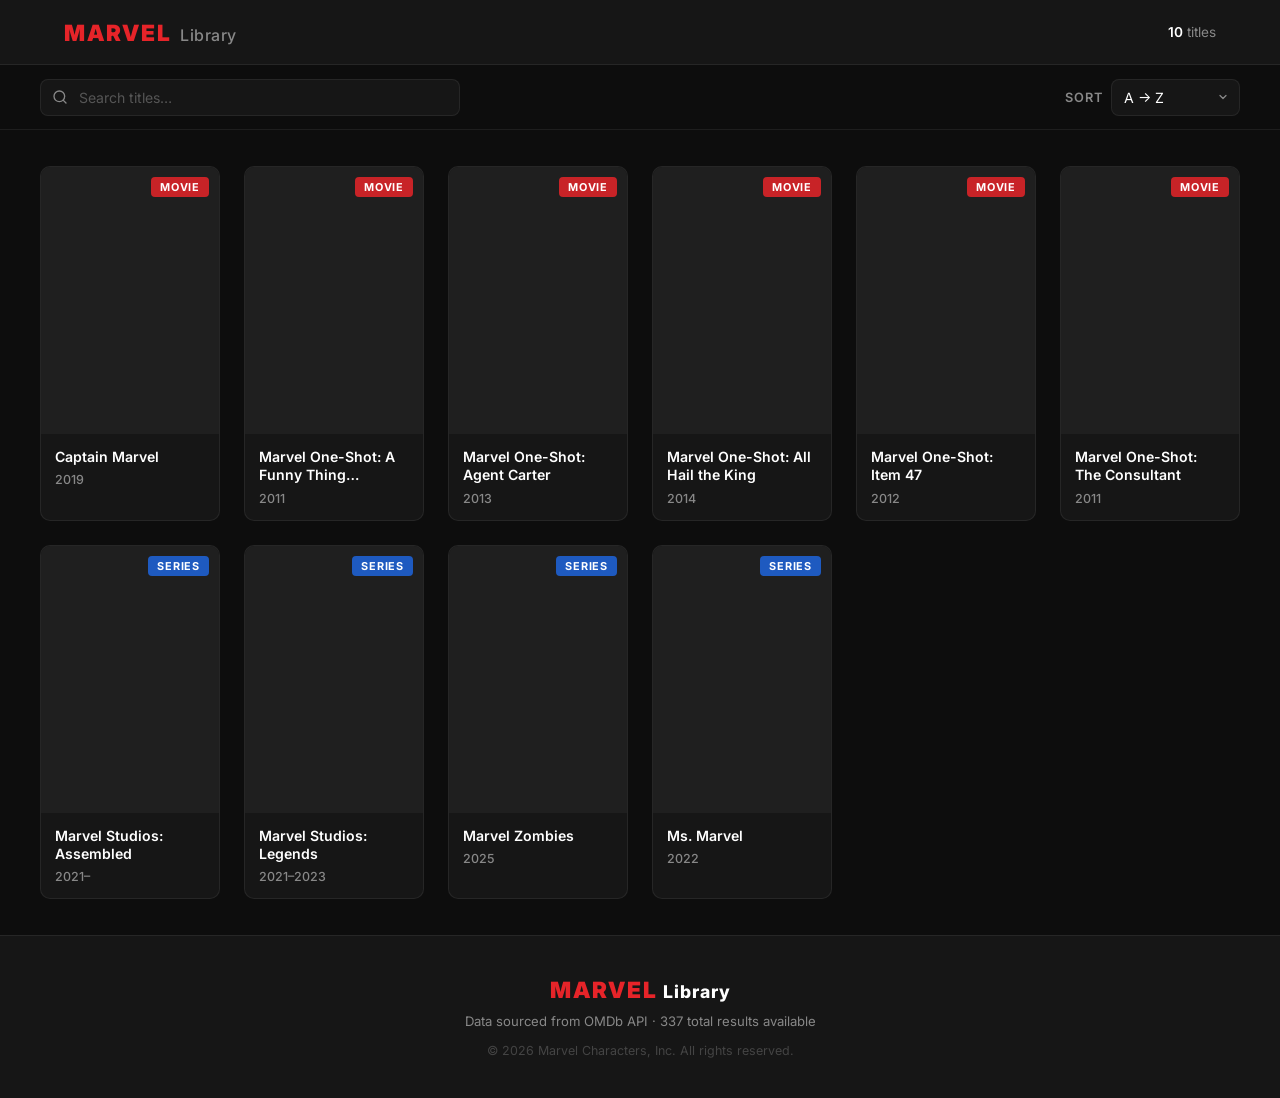
<file: index.html>
<!-- SOURCE: docs folder -->
<!DOCTYPE html>
<html lang="en">
<head>
    <meta charset="UTF-8">
    <meta name="viewport" content="width=device-width, initial-scale=1.0">
    <title>Marvel Library</title>
    <link rel="preconnect" href="https://fonts.googleapis.com">
    <link rel="preconnect" href="https://fonts.gstatic.com" crossorigin>
    <link href="https://fonts.googleapis.com/css2?family=Inter:wght@400;500;600;700;800;900&display=swap" rel="stylesheet">
    <link rel="stylesheet" href="style.css">
</head>
<body>

    <!-- HEADER -->
    <header class="header">
        <div class="header-inner">
            <div class="brand">
                <span class="brand-marvel">MARVEL</span>
                <span class="brand-library">Library</span>
            </div>
            <p class="result-count"><span id="count">10</span> titles</p>
        </div>
    </header>

    <!-- CONTROLS -->
    <div class="controls-bar">
        <div class="controls-inner">
            <div class="search-wrap">
                <svg class="search-icon" xmlns="http://www.w3.org/2000/svg" viewBox="0 0 24 24" fill="none" stroke="currentColor" stroke-width="2" stroke-linecap="round" stroke-linejoin="round">
                    <circle cx="11" cy="11" r="8"/><line x1="21" y1="21" x2="16.65" y2="16.65"/>
                </svg>
                <input type="text" id="search" class="search-input" placeholder="Search titles…" autocomplete="off" />
                <button class="search-clear" id="clearBtn" aria-label="Clear search">&#x2715;</button>
            </div>
            <div class="sort-wrap">
                <label class="sort-label" for="sortSelect">Sort</label>
                <select id="sortSelect" class="sort-select">
                    <option value="az">A → Z</option>
                    <option value="za">Z → A</option>
                    <option value="newest">Newest First</option>
                    <option value="oldest">Oldest First</option>
                </select>
            </div>
        </div>
    </div>

    <!-- GRID -->
    <main class="main">
        <div class="grid" id="grid"></div>
    </main>

    <!-- FOOTER -->
    <footer class="footer">
        <div class="footer-inner">
            <p class="footer-brand"><span class="brand-marvel">MARVEL</span> Library</p>
            <p class="footer-note">Data sourced from OMDb API &middot; <span id="total">337</span> total results available</p>
            <p class="footer-copy">&copy; 2026 Marvel Characters, Inc. All rights reserved.</p>
        </div>
    </footer>

    <script>
        const API_KEY = '533e255c';
        const DEFAULT_QUERY = 'marvel';

        const DEFAULT_DATA = [
            { "Title": "Captain Marvel", "Year": "2019", "imdbID": "tt4154664", "Type": "movie", "Poster": "https://m.media-amazon.com/images/M/MV5BZDI1NGU2ODAtNzBiNy00MWY5LWIyMGEtZjUxZjUwZmZiNjBlXkEyXkFqcGc@._V1_SX300.jpg" },
            { "Title": "Ms. Marvel", "Year": "2022", "imdbID": "tt10857164", "Type": "series", "Poster": "https://m.media-amazon.com/images/M/MV5BNzlkNjBmOWUtOTgzZS00OWIzLThkNWEtZTg5MGY2ODAyYzZjXkEyXkFqcGc@._V1_SX300.jpg" },
            { "Title": "Marvel Zombies", "Year": "2025", "imdbID": "tt16027014", "Type": "series", "Poster": "https://m.media-amazon.com/images/M/MV5BNGNkYjI3ZWUtN2MzMS00NDg5LWE5MmYtZGE4Zjc0OGVhODM4XkEyXkFqcGc@._V1_SX300.jpg" },
            { "Title": "Marvel One-Shot: Agent Carter", "Year": "2013", "imdbID": "tt3067038", "Type": "movie", "Poster": "https://m.media-amazon.com/images/M/MV5BZDIwZTM4M2QtMWFhYy00N2VmLWFlMjItMzI3NjBjYTc0OTMxXkEyXkFqcGdeQXVyNTE1NjY5Mg@@._V1_SX300.jpg" },
            { "Title": "Marvel One-Shot: All Hail the King", "Year": "2014", "imdbID": "tt3438640", "Type": "movie", "Poster": "https://m.media-amazon.com/images/M/MV5BZGFkMTZkMDQtNzM4Yy00YWEwLTkzOWEtZTMyNDRlNmJhYWJhXkEyXkFqcGdeQXVyNTE1NjY5Mg@@._V1_SX300.jpg" },
            { "Title": "Marvel One-Shot: Item 47", "Year": "2012", "imdbID": "tt2247732", "Type": "movie", "Poster": "https://m.media-amazon.com/images/M/MV5BMjNlMzAxNmQtOGEwZi00NTEyLWI0NWYtMTlhNmE2YTA3ZDVhXkEyXkFqcGdeQXVyNTE1NjY5Mg@@._V1_SX300.jpg" },
            { "Title": "Marvel One-Shot: A Funny Thing Happened on the Way to Thor's Hammer", "Year": "2011", "imdbID": "tt2011109", "Type": "movie", "Poster": "https://m.media-amazon.com/images/M/MV5BYmVlYTg3N2QtMWM2OS00YWQyLWI2M2MtMDc0ZjBkZjk1MTY3XkEyXkFqcGdeQXVyNTE1NjY5Mg@@._V1_SX300.jpg" },
            { "Title": "Marvel One-Shot: The Consultant", "Year": "2011", "imdbID": "tt2011118", "Type": "movie", "Poster": "https://m.media-amazon.com/images/M/MV5BNGE4YjU5MDAtYzYzMC00M2RlLTk0NDgtNDU1MjgyMGI0MjI3XkEyXkFqcGdeQXVyNTE1NjY5Mg@@._V1_SX300.jpg" },
            { "Title": "Marvel Studios: Legends", "Year": "2021–2023", "imdbID": "tt13650480", "Type": "series", "Poster": "https://m.media-amazon.com/images/M/MV5BMzgzYjM4NTUtOTlhMS00MTJmLTkxZjgtYWY4NjI1ZWRiNGU4XkEyXkFqcGc@._V1_SX300.jpg" },
            { "Title": "Marvel Studios: Assembled", "Year": "2021–", "imdbID": "tt14094206", "Type": "series", "Poster": "https://m.media-amazon.com/images/M/MV5BNzU0ODgxNDUtMjhlYy00M2E3LTk3OGQtNjRhMzU5MTY4NWE2XkEyXkFqcGc@._V1_SX300.jpg" }
        ];

        function parseYear(yearStr) {
            return parseInt(yearStr.split(/[–\-]/)[0].trim(), 10);
        }

        const sortFns = {
            az:     (a, b) => a.Title.localeCompare(b.Title),
            za:     (a, b) => b.Title.localeCompare(a.Title),
            newest: (a, b) => parseYear(b.Year) - parseYear(a.Year),
            oldest: (a, b) => parseYear(a.Year) - parseYear(b.Year),
        };

        const searchInput = document.getElementById('search');
        const clearBtn    = document.getElementById('clearBtn');
        const sortSelect  = document.getElementById('sortSelect');
        const grid        = document.getElementById('grid');
        const countEl     = document.getElementById('count');
        const totalEl     = document.getElementById('total');

        let currentItems = [...DEFAULT_DATA];
        let debounceTimer = null;

        function renderGrid(data) {
            if (data.length === 0) {
                grid.innerHTML = '<p class="no-results">No results found.</p>';
                countEl.textContent = 0;
                return;
            }

            const sorted = [...data].sort(sortFns[sortSelect.value]);
            grid.innerHTML = '';
            sorted.forEach(item => {
                const card = document.createElement('article');
                card.className = 'card';
                card.innerHTML = `
                    <div class="card-poster">
                        <img src="${item.Poster}" alt="${item.Title}" loading="lazy" referrerpolicy="no-referrer" onerror="this.src='https://placehold.co/300x445/1a1a1a/666?text=No+Poster'">
                        <span class="card-type ${item.Type}">${item.Type}</span>
                    </div>
                    <div class="card-info">
                        <h3 class="card-title">${item.Title}</h3>
                        <p class="card-year">${item.Year}</p>
                    </div>
                `;
                grid.appendChild(card);
            });
            countEl.textContent = data.length;
        }

        function showLoading() {
            grid.innerHTML = '<p class="no-results">Searching…</p>';
        }

        async function fetchResults(query) {
            const url = `https://www.omdbapi.com/?s=${encodeURIComponent(query)}&apikey=${API_KEY}`;
            const res  = await fetch(url);
            const data = await res.json();
            return data.Response === 'True' ? data.Search : [];
        }

        function onSearchInput() {
            const query = searchInput.value.trim();
            clearBtn.style.display = query ? 'flex' : 'none';

            clearTimeout(debounceTimer);

            if (!query) {
                currentItems = [...DEFAULT_DATA];
                totalEl.textContent = '337';
                renderGrid(currentItems);
                return;
            }

            debounceTimer = setTimeout(async () => {
                showLoading();
                try {
                    const results = await fetchResults(query);
                    currentItems = results;
                    totalEl.textContent = results.length;
                    renderGrid(currentItems);
                } catch (err) {
                    grid.innerHTML = '<p class="no-results">Error fetching results. Try again.</p>';
                }
            }, 400);
        }

        searchInput.addEventListener('input', onSearchInput);

        clearBtn.addEventListener('click', () => {
            searchInput.value = '';
            onSearchInput();
            searchInput.focus();
        });

        sortSelect.addEventListener('change', () => renderGrid(currentItems));

        // Initial render with default data
        renderGrid(currentItems);
    </script>

</body>
</html>
</file>
<file: style.css>
*, *::before, *::after {
    margin: 0;
    padding: 0;
    box-sizing: border-box;
}

:root {
    --bg:         #0d0d0d;
    --surface:    #161616;
    --surface-2:  #1f1f1f;
    --border:     rgba(255,255,255,0.07);
    --text:       #ffffff;
    --muted:      #888888;
    --red:        #E62429;
    --red-glow:   rgba(230, 36, 41, 0.25);
}

body {
    font-family: 'Inter', system-ui, sans-serif;
    background: var(--bg);
    color: var(--text);
    -webkit-font-smoothing: antialiased;
    min-height: 100vh;
    display: flex;
    flex-direction: column;
}

/* =====================
   HEADER
   ===================== */
.header {
    background: var(--surface);
    border-bottom: 1px solid var(--border);
    position: sticky;
    top: 0;
    z-index: 50;
}

.header-inner {
    max-width: 1200px;
    margin: 0 auto;
    padding: 0 24px;
    height: 64px;
    display: flex;
    align-items: center;
    justify-content: space-between;
}

.brand {
    display: flex;
    align-items: baseline;
    gap: 8px;
}

.brand-marvel {
    font-size: 1.4rem;
    font-weight: 900;
    color: var(--red);
    letter-spacing: 2px;
}

.brand-library {
    font-size: 1rem;
    font-weight: 500;
    color: var(--muted);
    letter-spacing: 0.5px;
}

.result-count {
    font-size: 0.85rem;
    color: var(--muted);
}

.result-count span {
    color: var(--text);
    font-weight: 600;
}

/* =====================
   CONTROLS
   ===================== */
.controls-bar {
    background: var(--bg);
    border-bottom: 1px solid var(--border);
    padding: 0 24px;
}

.controls-inner {
    max-width: 1200px;
    margin: 0 auto;
    height: 64px;
    display: flex;
    align-items: center;
    gap: 12px;
}

/* SEARCH */
.search-wrap {
    position: relative;
    display: flex;
    align-items: center;
    flex: 1;
    max-width: 420px;
}

.search-icon {
    position: absolute;
    left: 12px;
    width: 16px;
    height: 16px;
    color: var(--muted);
    pointer-events: none;
    flex-shrink: 0;
}

.search-input {
    width: 100%;
    padding: 9px 36px 9px 38px;
    background: var(--surface);
    border: 1px solid var(--border);
    border-radius: 8px;
    color: var(--text);
    font-size: 0.88rem;
    font-family: inherit;
    outline: none;
    transition: border-color 0.15s;
}

.search-input::placeholder {
    color: #555;
}

.search-input:focus {
    border-color: rgba(230, 36, 41, 0.5);
}

.search-clear {
    position: absolute;
    right: 10px;
    display: none;
    align-items: center;
    justify-content: center;
    width: 18px;
    height: 18px;
    background: none;
    border: none;
    color: var(--muted);
    font-size: 0.75rem;
    cursor: pointer;
    padding: 0;
    line-height: 1;
    transition: color 0.15s;
}

.search-clear:hover {
    color: var(--text);
}

/* SORT DROPDOWN */
.sort-wrap {
    display: flex;
    align-items: center;
    gap: 8px;
    margin-left: auto;
}

.sort-label {
    font-size: 0.8rem;
    color: var(--muted);
    font-weight: 600;
    text-transform: uppercase;
    letter-spacing: 0.08em;
    white-space: nowrap;
}

.sort-select {
    padding: 9px 32px 9px 12px;
    background: var(--surface);
    border: 1px solid var(--border);
    border-radius: 8px;
    color: var(--text);
    font-size: 0.88rem;
    font-family: inherit;
    cursor: pointer;
    outline: none;
    appearance: none;
    -webkit-appearance: none;
    background-image: url("data:image/svg+xml,%3Csvg xmlns='http://www.w3.org/2000/svg' width='12' height='12' viewBox='0 0 24 24' fill='none' stroke='%23888' stroke-width='2.5' stroke-linecap='round' stroke-linejoin='round'%3E%3Cpolyline points='6 9 12 15 18 9'/%3E%3C/svg%3E");
    background-repeat: no-repeat;
    background-position: right 10px center;
    transition: border-color 0.15s;
}

.sort-select:focus,
.sort-select:hover {
    border-color: rgba(230, 36, 41, 0.5);
}

/* NO RESULTS */
.no-results {
    grid-column: 1 / -1;
    text-align: center;
    color: var(--muted);
    font-size: 0.95rem;
    padding: 60px 0;
}

/* =====================
   MAIN / GRID
   ===================== */
.main {
    flex: 1;
    padding: 36px 24px;
}

.grid {
    max-width: 1200px;
    margin: 0 auto;
    display: grid;
    grid-template-columns: repeat(auto-fill, minmax(180px, 1fr));
    gap: 24px;
}

/* =====================
   CARD
   ===================== */
.card {
    background: var(--surface);
    border-radius: 10px;
    overflow: hidden;
    border: 1px solid var(--border);
    transition: transform 0.2s, box-shadow 0.2s;
    cursor: default;
}

.card:hover {
    transform: translateY(-4px);
    box-shadow: 0 12px 36px rgba(0,0,0,0.5);
    border-color: rgba(230, 36, 41, 0.3);
}

.card-poster {
    position: relative;
    aspect-ratio: 2/3;
    overflow: hidden;
    background: var(--surface-2);
}

.card-poster img {
    width: 100%;
    height: 100%;
    object-fit: cover;
    display: block;
    transition: transform 0.3s;
}

.card:hover .card-poster img {
    transform: scale(1.04);
}

.card-type {
    position: absolute;
    top: 10px;
    right: 10px;
    padding: 3px 9px;
    border-radius: 4px;
    font-size: 0.68rem;
    font-weight: 700;
    text-transform: uppercase;
    letter-spacing: 0.07em;
}

.card-type.movie {
    background: rgba(230, 36, 41, 0.85);
    color: #fff;
}

.card-type.series {
    background: rgba(30, 100, 220, 0.85);
    color: #fff;
}

.card-info {
    padding: 14px;
}

.card-title {
    font-size: 0.88rem;
    font-weight: 600;
    line-height: 1.3;
    color: var(--text);
    display: -webkit-box;
    -webkit-line-clamp: 2;
    -webkit-box-orient: vertical;
    overflow: hidden;
}

.card-year {
    margin-top: 6px;
    font-size: 0.78rem;
    color: var(--muted);
    font-weight: 500;
}

/* =====================
   FOOTER
   ===================== */
.footer {
    background: var(--surface);
    border-top: 1px solid var(--border);
    padding: 40px 24px;
    margin-top: auto;
}

.footer-inner {
    max-width: 1200px;
    margin: 0 auto;
    display: flex;
    flex-direction: column;
    align-items: center;
    gap: 10px;
    text-align: center;
}

.footer-brand {
    font-size: 1.1rem;
    font-weight: 800;
    letter-spacing: 1px;
}

.footer-note {
    font-size: 0.82rem;
    color: var(--muted);
}

.footer-copy {
    font-size: 0.78rem;
    color: #444;
    margin-top: 4px;
}

/* =====================
   RESPONSIVE
   ===================== */
@media (max-width: 600px) {
    .grid {
        grid-template-columns: repeat(auto-fill, minmax(140px, 1fr));
        gap: 16px;
    }

    .controls-inner {
        flex-wrap: wrap;
        height: auto;
        padding: 12px 0;
        gap: 10px;
    }

    .search-wrap {
        max-width: 100%;
        flex: 1 1 100%;
    }

    .sort-wrap {
        margin-left: 0;
    }

    .header-inner {
        height: 56px;
    }
}
</file>
